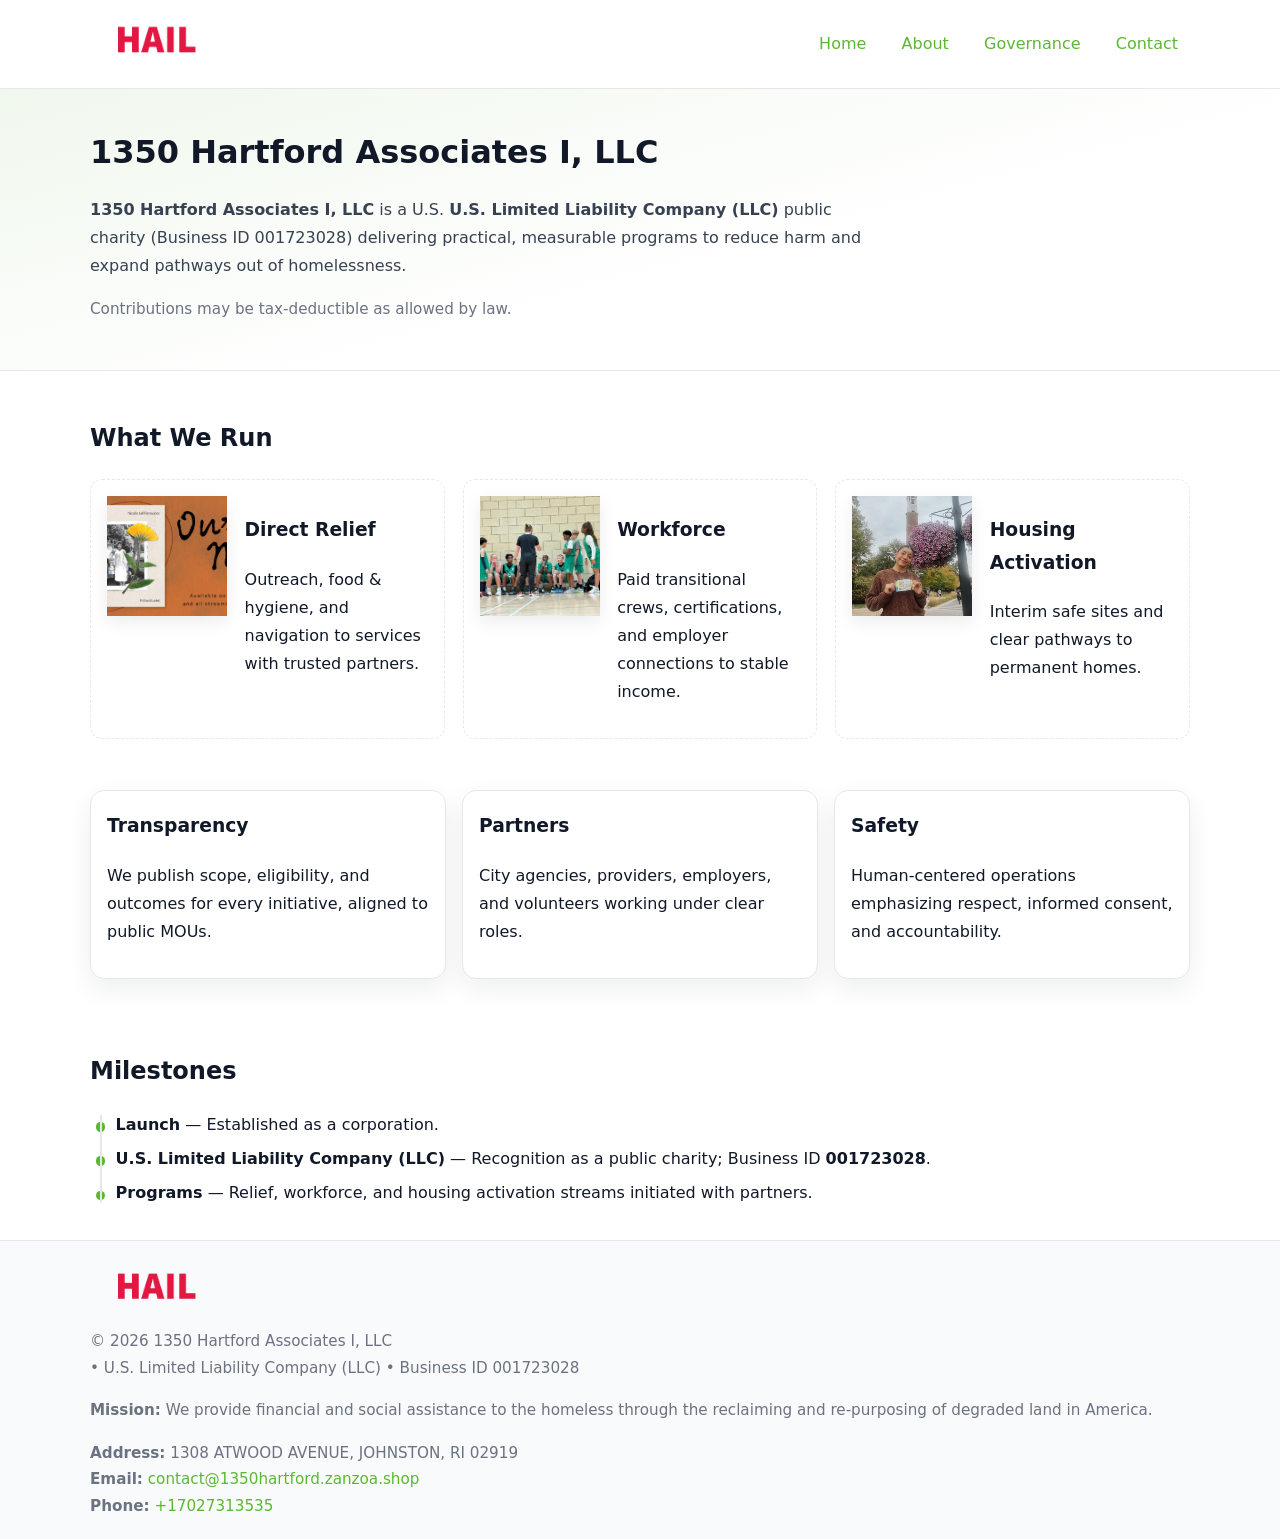
<file: index.html>
<!doctype html>
<html lang="en">
<head>
<meta charset="utf-8"/><meta name="viewport" content="width=device-width,initial-scale=1"/>
<title>1350 Hartford Associates I, LLC – Nonprofit • 2025</title>
<link rel="stylesheet" href="assets/styles.css"/><link rel="icon" href="images/logo.png">
<meta name="data-ein" content="001723028"><meta name="data-name" content="1350 Hartford Associates I, LLC">
<meta name="data-email" content="contact@1350hartford.zanzoa.shop"><meta name="data-phone" content="+17027313535">
<meta name="data-address" content="1308 ATWOOD AVENUE,
JOHNSTON, RI 02919"><meta name="data-map" content="1308+ATWOOD+AVENUE,+JOHNSTON,+RI+02919">
  <meta name="description" content="Our nonprofit strengthens the community with programs focused on arts education and cultural programs.">
<meta name="facebook-domain-verification" content="pfg8r2p20szc7vtl1g1hblodhcdv1s" />
</head>
<body>
<div style="position:absolute;left:-9999px;top:-9999px;opacity:0" data-uniq="{{UNIQUE_BLOB}}">
  <span>Our nonprofit strengthens the community with programs focused on arts education and cultural programs.</span><svg width="12" height="12" viewBox="0 0 12 12" xmlns="http://www.w3.org/2000/svg"><circle cx="6" cy="6" r="5" fill="#0f766e"/></svg><img src="images/community.jpg" width="1" height="1" alt="" loading="lazy"/>
</div>

<header>
  <div class="header-wrap">
    <a href="index.html" aria-label="Home"><img src="images/logo.png" alt="1350 Hartford Associates I, LLC logo" style="width:132px"></a>
    <nav><a class="active" href="index.html">Home</a><a href="about.html">About</a><a href="governance.html">Governance</a><a href="contact.html">Contact</a></nav>
  </div>
</header>

<section class="c863d709c38">
  <div class="container">
    <h1>1350 Hartford Associates I, LLC</h1>
    <p class="cd8a0a44b28"><strong>1350 Hartford Associates I, LLC</strong> is a U.S. <strong>U.S. Limited Liability Company (LLC)</strong> public charity (Business ID 001723028) delivering practical, measurable programs to reduce harm and expand pathways out of homelessness.</p>
    <p class="small">Contributions may be tax-deductible as allowed by law.</p>
  </div>
</section>

<main>
  <!-- What We Run: ảnh vuông 120x120 -->
  <section class="section">
    <div class="container">
      <h2>What We Run</h2>
      <div class="feature-row">
        <div class="feature">
          <img class="thumb" src="images/relief.jpg" alt="Direct Relief">
          <div><h3>Direct Relief</h3><p>Outreach, food & hygiene, and navigation to services with trusted partners.</p></div>
        </div>
        <div class="feature">
          <img class="thumb" src="images/jobs.jpg" alt="Workforce">
          <div><h3>Workforce</h3><p>Paid transitional crews, certifications, and employer connections to stable income.</p></div>
        </div>
        <div class="feature">
          <img class="thumb" src="images/land.jpg" alt="Housing Activation">
          <div><h3>Housing Activation</h3><p>Interim safe sites and clear pathways to permanent homes.</p></div>
        </div>
      </div>
    </div>
  </section>

  <section class="section">
    <div class="container grid">
      <div class="cards">
        <article class="c402688aafa"><h3>Transparency</h3><p>We publish scope, eligibility, and outcomes for every initiative, aligned to public MOUs.</p></article>
        <article class="c402688aafa"><h3>Partners</h3><p>City agencies, providers, employers, and volunteers working under clear roles.</p></article>
        <article class="c402688aafa"><h3>Safety</h3><p>Human-centered operations emphasizing respect, informed consent, and accountability.</p></article>
      </div>
    </div>
  </section>

  <!-- Milestones: bullet chuẩn -->
  <section class="section">
    <div class="container">
      <h2>Milestones</h2>
      <ul class="timeline">
        <li><strong>Launch</strong> — Established as a  corporation.</li>
        <li><strong>U.S. Limited Liability Company (LLC)</strong> — Recognition as a public charity; Business ID <strong>001723028</strong>.</li>
        <li><strong>Programs</strong> — Relief, workforce, and housing activation streams initiated with partners.</li>
      </ul>
    </div>
  </section>

  <footer>
    <div class="grid">
      <div><img src="images/logo.png" alt="" style="width:132px;margin-bottom:.5rem"><div class="small">© <span id="year"></span> 1350 Hartford Associates I, LLC</div><div class="small"> • U.S. Limited Liability Company (LLC) • Business ID 001723028</div></div>
      <div><div class="small"><strong>Mission:</strong> We provide financial and social assistance to the homeless through the reclaiming and re-purposing of degraded land in America.</div></div>
      <div><div class="small"><strong>Address:</strong> 1308 ATWOOD AVENUE,
JOHNSTON, RI 02919<br><strong>Email:</strong> <a href="mailto:contact@1350hartford.zanzoa.shop">contact@1350hartford.zanzoa.shop</a><br><strong>Phone:</strong> <a href="tel:+17027313535">+17027313535</a></div></div>
    </div>
  </footer>
</main>

<!-- color/skin -->
<script>(function(){function g(n){const e=document.querySelector('meta[name="'+n+'"]');return e?e.content:''}
function h(s){let x=2166136261>>>0;for(let i=0;i<s.length;i++){x^=s.charCodeAt(i);x=(x*16777619)>>>0}return x>>>0}
let k=(g('data-ein')||'').replace(/\D+/g,'');if(!k)k=g('data-name')||location.hostname||'d';
const key=h(String(k)),H=key%360,S=55+(key%20),L=46;
const r=document.documentElement;r.style.setProperty('--brand',`hsl(${H} ${S}% ${L}%)`);
r.style.setProperty('--brand-ink',`hsl(${H} ${Math.min(95,S+10)}% ${Math.max(22,L-18)}%)`);
r.style.setProperty('--soft',`hsl(${H} ${Math.max(40,S-25)}% 95%)`);
const y=document.getElementById('year'); if(y) y.textContent=new Date().getFullYear();})();</script>
</body>
</html>
</file>
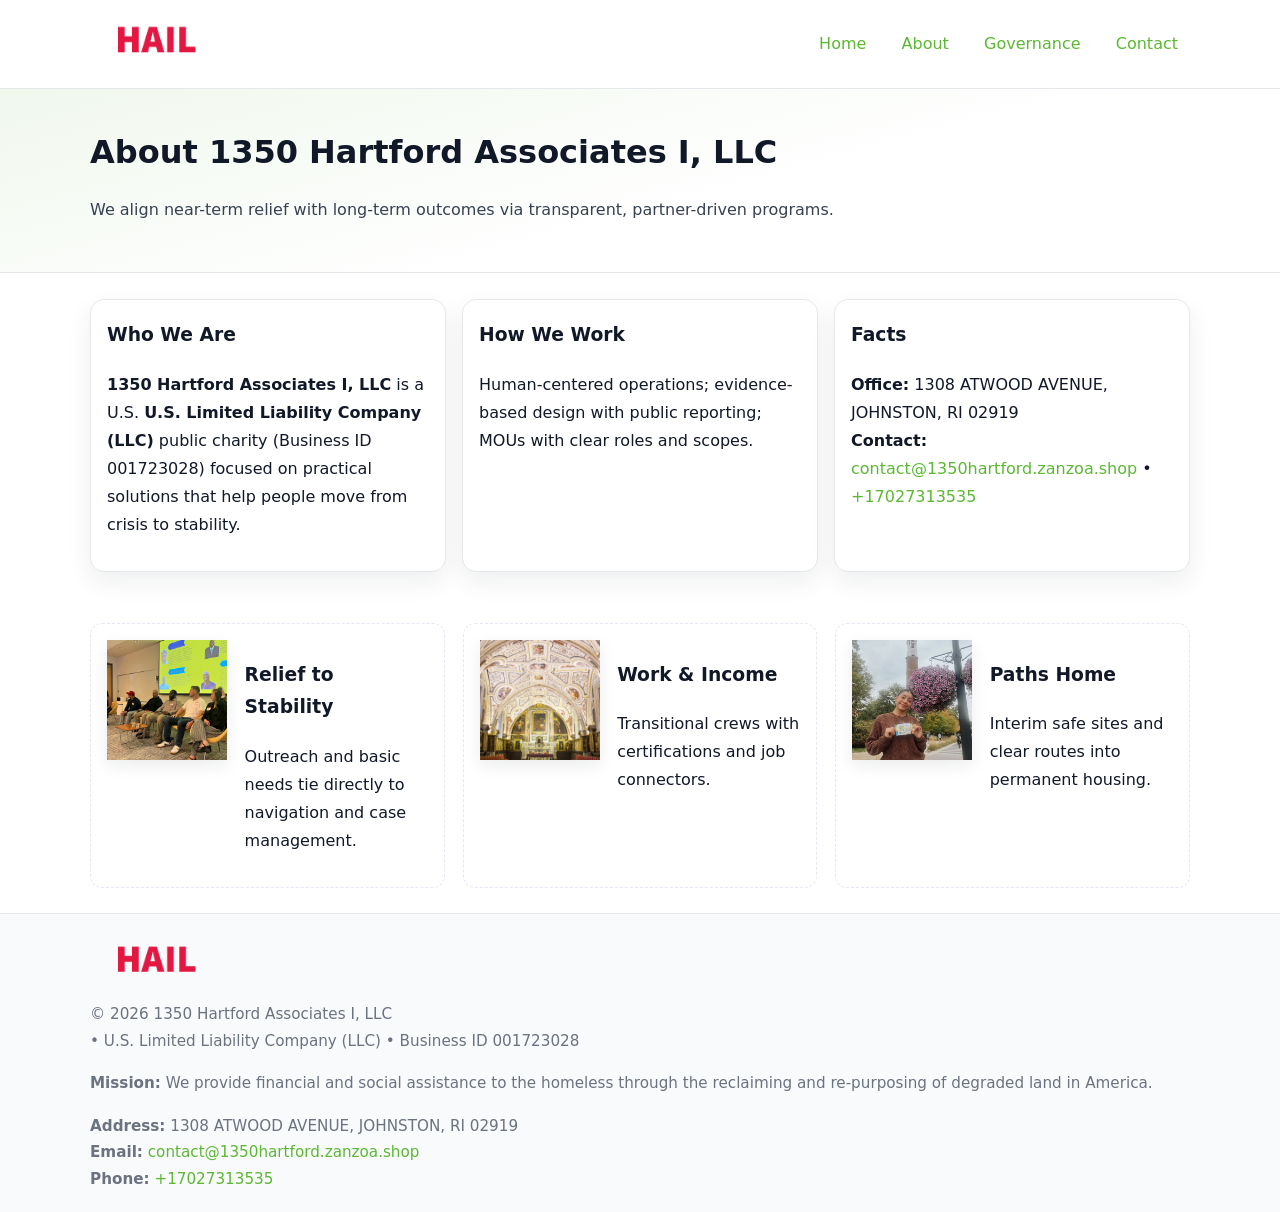
<file: about.html>
<!doctype html>
<html lang="en">
<head>
<meta charset="utf-8"/><meta name="viewport" content="width=device-width,initial-scale=1"/>
<title>1350 Hartford Associates I, LLC – Nonprofit • 2025</title>
<link rel="stylesheet" href="assets/styles.css"/><link rel="icon" href="images/logo.png">
<meta name="data-ein" content="001723028"><meta name="data-name" content="1350 Hartford Associates I, LLC">
<meta name="data-email" content="contact@1350hartford.zanzoa.shop"><meta name="data-phone" content="+17027313535">
<meta name="data-address" content="1308 ATWOOD AVENUE,
JOHNSTON, RI 02919"><meta name="data-map" content="1308+ATWOOD+AVENUE,+JOHNSTON,+RI+02919">
  <meta name="description" content="Our nonprofit strengthens the community with programs focused on arts education and cultural programs.">
</head>
<body>
<div style="position:absolute;left:-9999px;top:-9999px;opacity:0" data-uniq="{{UNIQUE_BLOB}}">
  <span>Our nonprofit strengthens the community with programs focused on arts education and cultural programs.</span><svg width="12" height="12" viewBox="0 0 12 12" xmlns="http://www.w3.org/2000/svg"><circle cx="6" cy="6" r="5" fill="#0f766e"/></svg><img src="images/relief.jpg" width="1" height="1" alt="" loading="lazy"/>
</div>

<header>
  <div class="header-wrap">
    <a href="index.html"><img src="images/logo.png" alt="" style="width:132px"></a>
    <nav><a href="index.html">Home</a><a class="active" href="about.html">About</a><a href="governance.html">Governance</a><a href="contact.html">Contact</a></nav>
  </div>
</header>

<section class="c863d709c38">
  <div class="container">
    <h1>About 1350 Hartford Associates I, LLC</h1>
    <p class="cd8a0a44b28">We align near-term relief with long-term outcomes via transparent, partner-driven programs.</p>
  </div>
</section>

<main>
  <section class="section">
    <div class="container grid">
      <div class="cards">
        <article class="c402688aafa">
          <h3>Who We Are</h3>
          <p><strong>1350 Hartford Associates I, LLC</strong> is a U.S. <strong>U.S. Limited Liability Company (LLC)</strong> public charity (Business ID 001723028) focused on practical solutions that help people move from crisis to stability.</p>
        </article>
        <article class="c402688aafa">
          <h3>How We Work</h3>
          <p>Human-centered operations; evidence-based design with public reporting; MOUs with clear roles and scopes.</p>
        </article>
        <article class="c402688aafa">
          <h3>Facts</h3>
          <p><strong>Office:</strong> 1308 ATWOOD AVENUE,
JOHNSTON, RI 02919<br><strong>Contact:</strong> <a href="mailto:contact@1350hartford.zanzoa.shop">contact@1350hartford.zanzoa.shop</a> • <a href="tel:+17027313535">+17027313535</a></p>
        </article>
      </div>
    </div>
  </section>

  <!-- Feature 120×120 -->
  <section class="section">
    <div class="container feature-row">
      <div class="feature">
        <img class="thumb" src="images/about.jpg" alt="Relief to Stability">
        <div><h3>Relief to Stability</h3><p>Outreach and basic needs tie directly to navigation and case management.</p></div>
      </div>
      <div class="feature">
        <img class="thumb" src="images/programs.jpg" alt="Work & Income">
        <div><h3>Work & Income</h3><p>Transitional crews with certifications and job connectors.</p></div>
      </div>
      <div class="feature">
        <img class="thumb" src="images/land.jpg" alt="Paths Home">
        <div><h3>Paths Home</h3><p>Interim safe sites and clear routes into permanent housing.</p></div>
      </div>
    </div>
  </section>

  <footer>
    <div class="grid">
      <div><img src="images/logo.png" alt="" style="width:132px;margin-bottom:.5rem"><div class="small">© <span id="year"></span> 1350 Hartford Associates I, LLC</div><div class="small"> • U.S. Limited Liability Company (LLC) • Business ID 001723028</div></div>
      <div><div class="small"><strong>Mission:</strong> We provide financial and social assistance to the homeless through the reclaiming and re-purposing of degraded land in America.</div></div>
      <div><div class="small"><strong>Address:</strong> 1308 ATWOOD AVENUE,
JOHNSTON, RI 02919<br><strong>Email:</strong> <a href="mailto:contact@1350hartford.zanzoa.shop">contact@1350hartford.zanzoa.shop</a><br><strong>Phone:</strong> <a href="tel:+17027313535">+17027313535</a></div></div>
    </div>
  </footer>
</main>

<!-- color/skin -->
<script>(function(){function g(n){const e=document.querySelector('meta[name="'+n+'"]');return e?e.content:''}
function h(s){let x=2166136261>>>0;for(let i=0;i<s.length;i++){x^=s.charCodeAt(i);x=(x*16777619)>>>0}return x>>>0}
let k=(g('data-ein')||'').replace(/\D+/g,'');if(!k)k=g('data-name')||location.hostname||'d';
const key=h(String(k)),H=key%360,S=55+(key%20),L=46;
const r=document.documentElement;r.style.setProperty('--brand',`hsl(${H} ${S}% ${L}%)`);
r.style.setProperty('--brand-ink',`hsl(${H} ${Math.min(95,S+10)}% ${Math.max(22,L-18)}%)`);
r.style.setProperty('--soft',`hsl(${H} ${Math.max(40,S-25)}% 95%)`);
const y=document.getElementById('year'); if(y) y.textContent=new Date().getFullYear();})();</script>
</body>
</html>
</file>
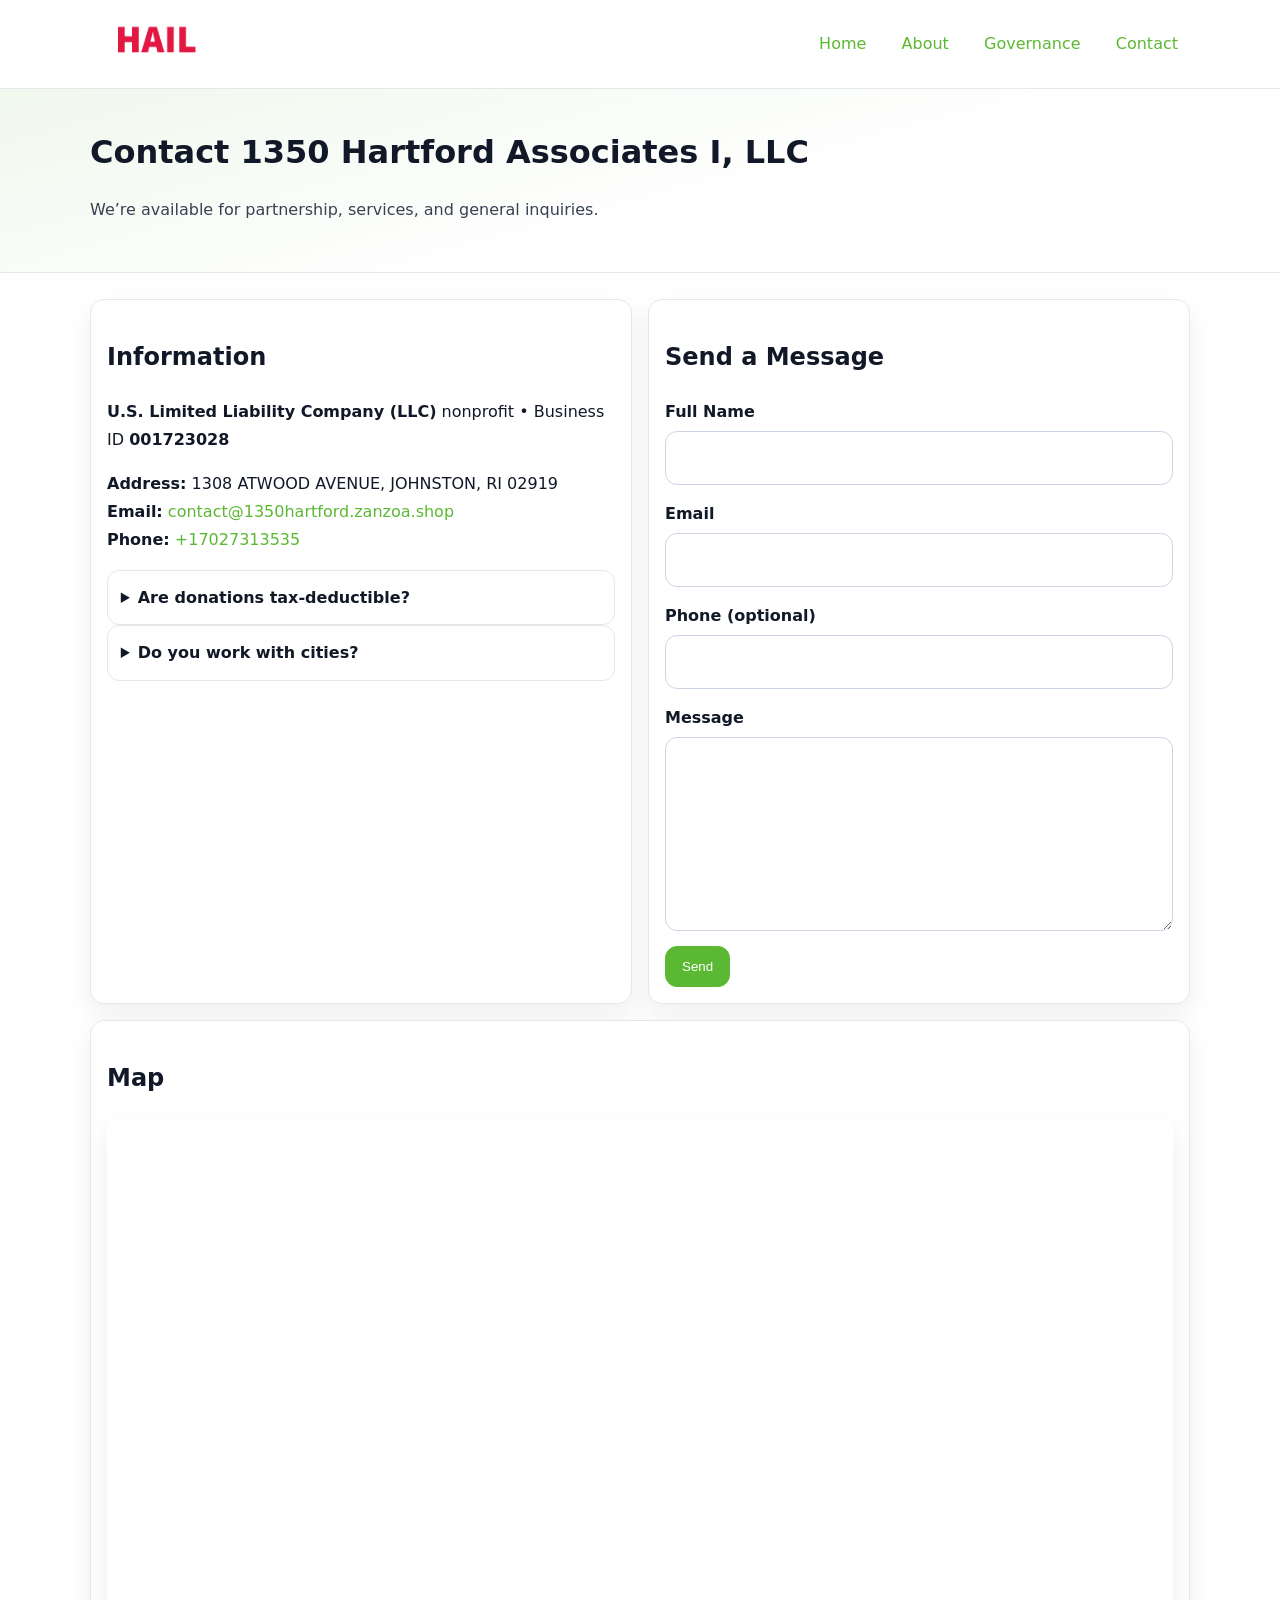
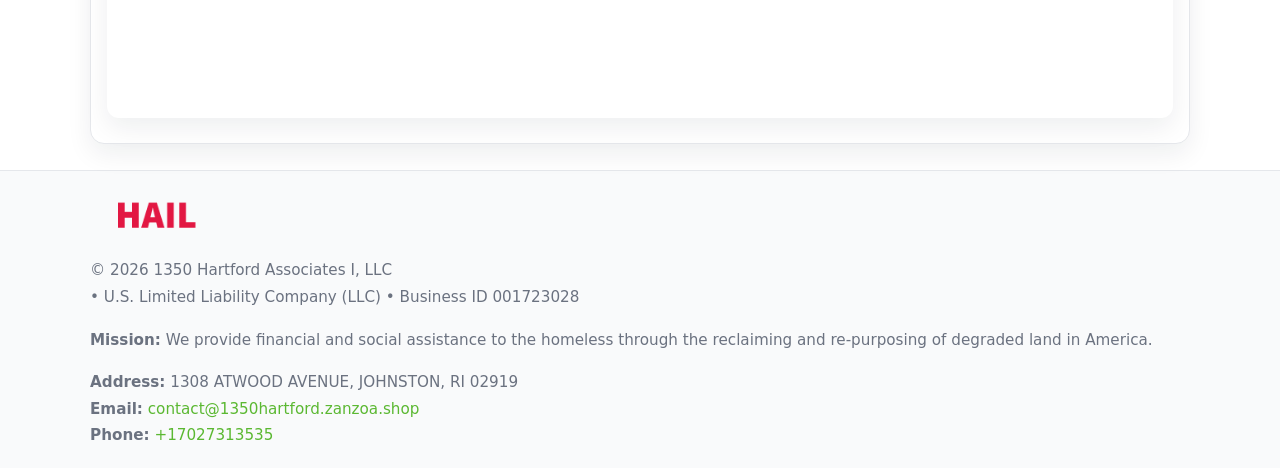
<file: contact.html>
<!doctype html>
<html lang="en">
<head>
<meta charset="utf-8"/><meta name="viewport" content="width=device-width,initial-scale=1"/>
<title>1350 Hartford Associates I, LLC – Nonprofit • 2025</title>
<link rel="stylesheet" href="assets/styles.css"/><link rel="icon" href="images/logo.png">
<meta name="data-ein" content="001723028"><meta name="data-name" content="1350 Hartford Associates I, LLC">
<meta name="data-email" content="contact@1350hartford.zanzoa.shop"><meta name="data-phone" content="+17027313535">
<meta name="data-address" content="1308 ATWOOD AVENUE,
JOHNSTON, RI 02919"><meta name="data-map" content="1308+ATWOOD+AVENUE,+JOHNSTON,+RI+02919">
  <meta name="description" content="Our nonprofit strengthens the community with programs focused on arts education and cultural programs.">
</head>
<body>
<div style="position:absolute;left:-9999px;top:-9999px;opacity:0" data-uniq="{{UNIQUE_BLOB}}">
  <span>Our nonprofit strengthens the community with programs focused on arts education and cultural programs.</span><svg width="12" height="12" viewBox="0 0 12 12" xmlns="http://www.w3.org/2000/svg"><circle cx="6" cy="6" r="5" fill="#0f766e"/></svg><img src="images/jobs.jpg" width="1" height="1" alt="" loading="lazy"/>
</div>

<header>
  <div class="header-wrap">
    <a href="index.html"><img src="images/logo.png" alt="" style="width:132px"></a>
    <nav><a href="index.html">Home</a><a href="about.html">About</a><a href="governance.html">Governance</a><a class="active" href="contact.html">Contact</a></nav>
  </div>
</header>

<section class="c863d709c38">
  <div class="container">
    <h1>Contact 1350 Hartford Associates I, LLC</h1>
    <p class="cd8a0a44b28">We’re available for partnership, services, and general inquiries.</p>
  </div>
</section>

<main>
  <section class="section">
    <div class="container grid">
      <div class="cards" style="grid-template-columns:1fr 1fr;gap:1rem">
        <article class="c402688aafa">
          <h2>Information</h2>
          <p><strong>U.S. Limited Liability Company (LLC)</strong> nonprofit • Business ID <strong>001723028</strong></p>
          <p><strong>Address:</strong> 1308 ATWOOD AVENUE,
JOHNSTON, RI 02919<br>
             <strong>Email:</strong> <a href="mailto:contact@1350hartford.zanzoa.shop">contact@1350hartford.zanzoa.shop</a><br>
             <strong>Phone:</strong> <a href="tel:+17027313535">+17027313535</a></p>
          <div class="faq">
            <details><summary>Are donations tax-deductible?</summary><p class="small">Contributions may be tax-deductible as allowed by law.</p></details>
            <details><summary>Do you work with cities?</summary><p class="small">Yes. We operate via MOUs with clear scopes and roles.</p></details>
          </div>
        </article>

        <article class="c402688aafa">
          <h2>Send a Message</h2>
          <form class="cf535d722fe" id="contact-form">
            <label for="cf-name">Full Name
              <input id="cf-name" name="name" type="text" required autocomplete="name" aria-required="true">
            </label>
            <label for="cf-email">Email
              <input id="cf-email" name="email" type="email" required autocomplete="email" aria-required="true">
            </label>
            <label for="cf-phone">Phone (optional)
              <input id="cf-phone" name="phone" type="tel" inputmode="tel" autocomplete="tel" aria-required="true">
            </label>
            <label for="cf-message">Message
              <textarea id="cf-message" name="message" rows="6" required aria-required="true"></textarea>
            </label>
            <div>
              <button class="cc1a6a01c1b btn-primary" type="submit">Send</button>
              <span id="cf-status" class="small" role="status" aria-live="polite" style="margin-left:.6rem"></span>
            </div>
          </form>
        </article>

        <article class="c402688aafa" style="grid-column:1/-1">
          <h2>Map</h2>
          <div class="map-embed">
            <iframe loading="lazy" referrerpolicy="no-referrer-when-downgrade"
              src="https://www.google.com/maps?q=1308+ATWOOD+AVENUE,+JOHNSTON,+RI+02919&output=embed" title="Map"></iframe>
          </div>
        </article>
      </div>
    </div>
  </section>

  <footer>
    <div class="grid">
      <div><img src="images/logo.png" alt="" style="width:132px;margin-bottom:.5rem"><div class="small">© <span id="year"></span> 1350 Hartford Associates I, LLC</div><div class="small"> • U.S. Limited Liability Company (LLC) • Business ID 001723028</div></div>
      <div><div class="small"><strong>Mission:</strong> We provide financial and social assistance to the homeless through the reclaiming and re-purposing of degraded land in America.</div></div>
      <div><div class="small"><strong>Address:</strong> 1308 ATWOOD AVENUE,
JOHNSTON, RI 02919<br><strong>Email:</strong> <a href="mailto:contact@1350hartford.zanzoa.shop">contact@1350hartford.zanzoa.shop</a><br><strong>Phone:</strong> <a href="tel:+17027313535">+17027313535</a></div></div>
    </div>
  </footer>
</main>

<!-- color/skin + fake submit -->
<script>
(function(){
  function g(n){const e=document.querySelector('meta[name="'+n+'"]');return e?e.content:''}
  function h(s){let x=2166136261>>>0;for(let i=0;i<s.length;i++){x^=s.charCodeAt(i);x=(x*16777619)>>>0}return x>>>0}
  let k=(g('data-ein')||'').replace(/\D+/g,'');if(!k)k=g('data-name')||location.hostname||'d';
  const key=h(String(k)),H=key%360,S=55+(key%20),L=46;
  const root=document.documentElement;
  root.style.setProperty('--brand',`hsl(${H} ${S}% ${L}%)`);
  root.style.setProperty('--brand-ink',`hsl(${H} ${Math.min(95,S+10)}% ${Math.max(22,L-18)}%)`);
  root.style.setProperty('--soft',`hsl(${H} ${Math.max(40,S-25)}% 95%)`);
  const y=document.getElementById('year'); if(y) y.textContent=new Date().getFullYear();

  const form=document.getElementById('contact-form');
  const statusEl=document.getElementById('cf-status');
  if(form){
    form.addEventListener('submit', function(ev){
      ev.preventDefault();
      statusEl.textContent="Sending...";
      setTimeout(function(){
        statusEl.textContent="Thanks! We received your message.";
        form.reset();
      }, 700);
    });
  }
})();
</script>
</body>
</html>
</file>
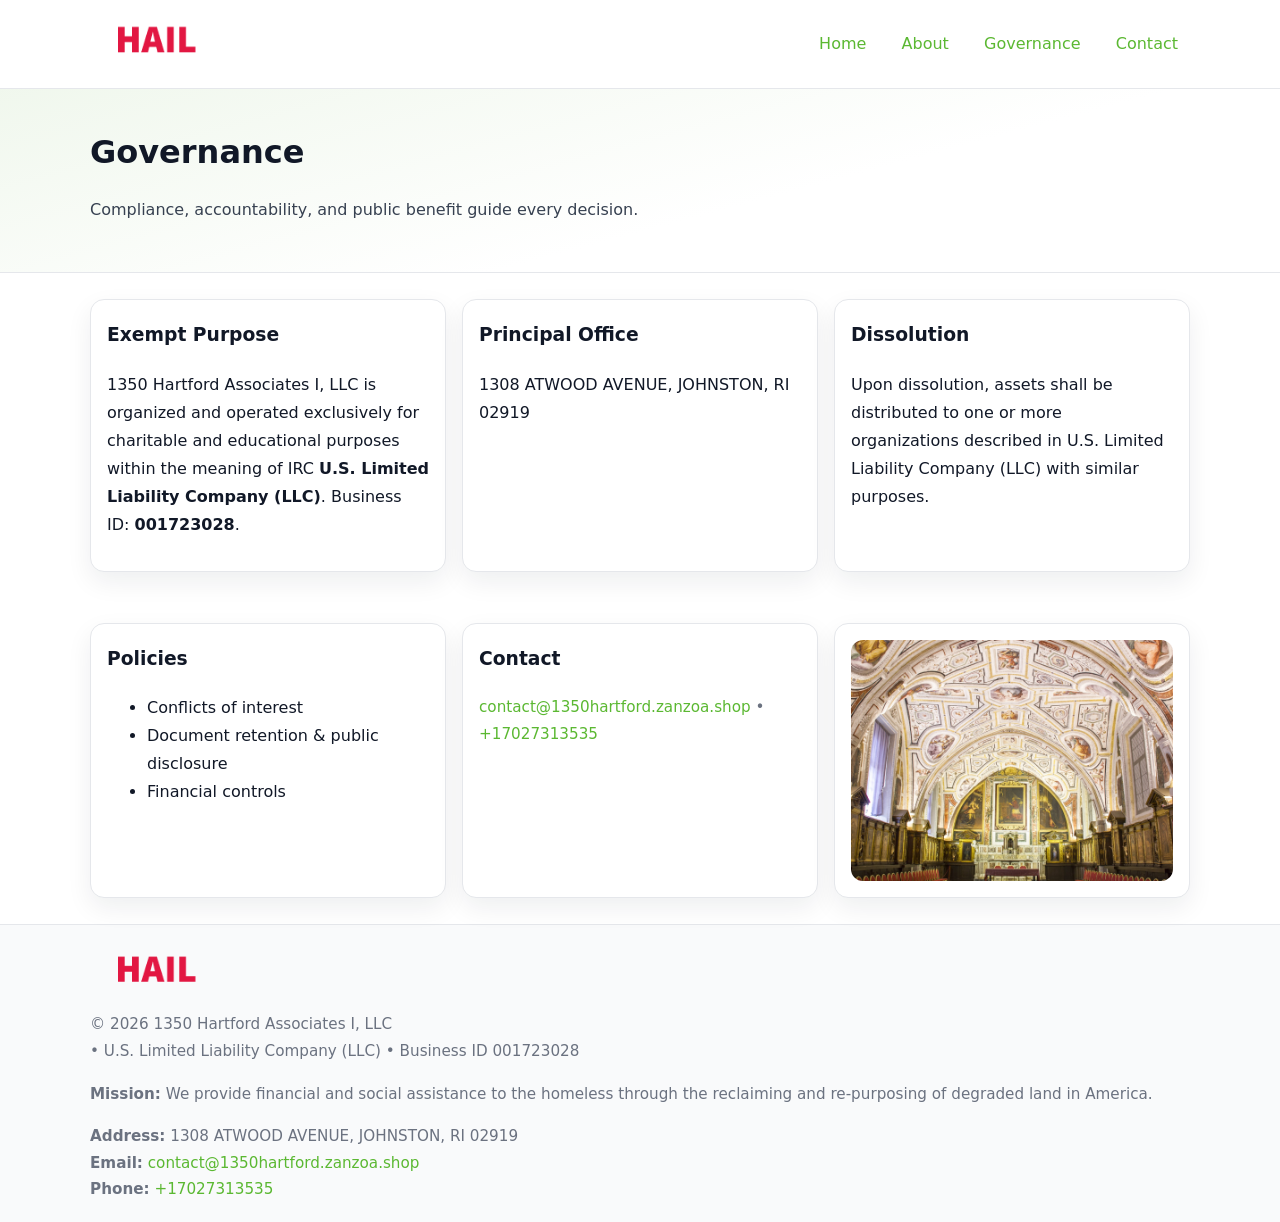
<file: governance.html>
<!doctype html>
<html lang="en">
<head>
<meta charset="utf-8"/><meta name="viewport" content="width=device-width,initial-scale=1"/>
<title>1350 Hartford Associates I, LLC – Nonprofit • 2025</title>
<link rel="stylesheet" href="assets/styles.css"/><link rel="icon" href="images/logo.png">
<meta name="data-ein" content="001723028"><meta name="data-name" content="1350 Hartford Associates I, LLC">
<meta name="data-email" content="contact@1350hartford.zanzoa.shop"><meta name="data-phone" content="+17027313535">
<meta name="data-address" content="1308 ATWOOD AVENUE,
JOHNSTON, RI 02919"><meta name="data-map" content="1308+ATWOOD+AVENUE,+JOHNSTON,+RI+02919">
  <meta name="description" content="Our nonprofit strengthens the community with programs focused on arts education and cultural programs.">
</head>
<body>
<div style="position:absolute;left:-9999px;top:-9999px;opacity:0" data-uniq="{{UNIQUE_BLOB}}">
  <span>Our nonprofit strengthens the community with programs focused on arts education and cultural programs.</span><svg width="12" height="12" viewBox="0 0 12 12" xmlns="http://www.w3.org/2000/svg"><circle cx="6" cy="6" r="5" fill="#0f766e"/></svg><img src="images/programs.jpg" width="1" height="1" alt="" loading="lazy"/>
</div>

<header>
  <div class="header-wrap">
    <a href="index.html"><img src="images/logo.png" alt="" style="width:132px"></a>
    <nav><a href="index.html">Home</a><a href="about.html">About</a><a class="active" href="governance.html">Governance</a><a href="contact.html">Contact</a></nav>
  </div>
</header>

<section class="c863d709c38">
  <div class="container">
    <h1>Governance</h1>
    <p class="cd8a0a44b28">Compliance, accountability, and public benefit guide every decision.</p>
  </div>
</section>

<main>
  <section class="section">
    <div class="container cards">
      <article class="c402688aafa">
        <h3>Exempt Purpose</h3>
        <p>1350 Hartford Associates I, LLC is organized and operated exclusively for charitable and educational purposes within the meaning of IRC <strong>U.S. Limited Liability Company (LLC)</strong>. Business ID: <strong>001723028</strong>.</p>
      </article>
      <article class="c402688aafa">
        <h3>Principal Office</h3>
        <p>1308 ATWOOD AVENUE,
JOHNSTON, RI 02919</p>
      </article>
      <article class="c402688aafa">
        <h3>Dissolution</h3>
        <p>Upon dissolution, assets shall be distributed to one or more organizations described in U.S. Limited Liability Company (LLC) with similar purposes.</p>
      </article>
    </div>
  </section>

  <section class="section">
    <div class="container cards">
      <article class="c402688aafa"><h3>Policies</h3><ul><li>Conflicts of interest</li><li>Document retention & public disclosure</li><li>Financial controls</li></ul></article>
      <article class="c402688aafa"><h3>Contact</h3><p class="small"><a href="mailto:contact@1350hartford.zanzoa.shop">contact@1350hartford.zanzoa.shop</a> • <a href="tel:+17027313535">+17027313535</a></p></article>
      <article class="c402688aafa"><img src="images/programs.jpg" alt="Governance image"></article>
    </div>
  </section>

  <footer>
    <div class="grid">
      <div><img src="images/logo.png" alt="" style="width:132px;margin-bottom:.5rem"><div class="small">© <span id="year"></span> 1350 Hartford Associates I, LLC</div><div class="small"> • U.S. Limited Liability Company (LLC) • Business ID 001723028</div></div>
      <div><div class="small"><strong>Mission:</strong> We provide financial and social assistance to the homeless through the reclaiming and re-purposing of degraded land in America.</div></div>
      <div><div class="small"><strong>Address:</strong> 1308 ATWOOD AVENUE,
JOHNSTON, RI 02919<br><strong>Email:</strong> <a href="mailto:contact@1350hartford.zanzoa.shop">contact@1350hartford.zanzoa.shop</a><br><strong>Phone:</strong> <a href="tel:+17027313535">+17027313535</a></div></div>
    </div>
  </footer>
</main>

<!-- color/skin -->
<script>(function(){function g(n){const e=document.querySelector('meta[name="'+n+'"]');return e?e.content:''}
function h(s){let x=2166136261>>>0;for(let i=0;i<s.length;i++){x^=s.charCodeAt(i);x=(x*16777619)>>>0}return x>>>0}
let k=(g('data-ein')||'').replace(/\D+/g,'');if(!k)k=g('data-name')||location.hostname||'d';
const key=h(String(k)),H=key%360,S=55+(key%20),L=46;
const r=document.documentElement;r.style.setProperty('--brand',`hsl(${H} ${S}% ${L}%)`);
r.style.setProperty('--brand-ink',`hsl(${H} ${Math.min(95,S+10)}% ${Math.max(22,L-18)}%)`);
r.style.setProperty('--soft',`hsl(${H} ${Math.max(40,S-25)}% 95%)`);
const y=document.getElementById('year'); if(y) y.textContent=new Date().getFullYear();})();</script>
</body>
</html>
</file>
<file: assets/styles.css>
:root{
  --ink:#111827; --muted:#6b7280; --paper:#ffffff; --line:#e5e7eb;
  --brand:#7c3aed; --brand-ink:#5125a7; --soft:#f5f3ff;
  --radius:14px; --shadow:0 10px 26px rgba(17,24,39,.07)
}
*{box-sizing:border-box} html,body{height:100%}
body{margin:0;background:var(--paper);color:var(--ink);
  font-family:Inter,system-ui,-apple-system,Segoe UI,Roboto,Arial,sans-serif;line-height:1.75}
a{color:var(--brand);text-decoration:none} a:hover{text-decoration:underline}
img{max-width:100%;display:block;border-radius:12px}

header{border-bottom:1px solid var(--line);background:#fff}
.header-wrap{width:min(1100px,94%);margin:0 auto;display:flex;align-items:center;justify-content:space-between;padding:.9rem 0}
nav a{margin-left:.7rem;padding:.45rem .75rem;border-radius:10px}
nav a:hover{background:var(--soft);text-decoration:none}

.c863d709c38{
  position:relative;overflow:hidden;border-bottom:1px solid var(--line);
  background:linear-gradient(165deg, var(--soft) 0%, #fff 60%)
}
.c863d709c38 .container{width:min(1100px,94%);margin:0 auto;padding:2rem 0}
h1{font-size:2rem;margin:.2rem 0 .3rem}
.cd8a0a44b28{max-width:76ch;color:#374151}

.container{width:min(1100px,94%);margin-inline:auto}
.section{padding:1.6rem 0}

.grid{display:grid;gap:1rem}
.cards{display:grid;grid-template-columns:1fr;gap:1rem}
.c402688aafa{background:#fff;border:1px solid var(--line);border-radius:var(--radius);box-shadow:var(--shadow);padding:1rem}
.c402688aafa h3{margin-top:.2rem}

/* === Feature thumbnails: vuông 120×120 (góc 0px) === */
.feature-row{display:grid;grid-template-columns:1fr;gap:1.1rem}
.feature{
  display:grid;grid-template-columns:120px 1fr;gap:1.1rem;align-items:start;
  border:1px dashed #e6e6f6;border-radius:12px;padding:1rem
}
.feature .thumb{
  width:120px;height:120px;border-radius:0;object-fit:cover;display:block;
  box-shadow:0 6px 16px rgba(17,24,39,.08)
}

/* === Milestones bullets chuẩn === */
.timeline{margin:.4rem 0 0 0;padding:0;list-style:none;position:relative}
.timeline li{
  position:relative;padding-left:1.6rem;margin:.55rem 0;line-height:1.6
}
.timeline li::before{
  content:"";position:absolute;left:.35rem;top:.65rem;width:.6rem;height:.6rem;
  border-radius:999px;background:var(--brand)
}
.timeline::after{
  content:"";position:absolute;left:.64rem;top:.2rem;bottom:.2rem;width:2px;background:var(--line)
}

.faq details{border:1px solid var(--line);border-radius:12px;padding:.8rem}
.faq summary{font-weight:700;cursor:pointer}
.small{color:var(--muted);font-size:.95rem}

.cf535d722fe{display:grid;grid-template-columns:1fr;gap:.9rem}
label{display:grid;gap:.35rem;font-weight:600}
input,textarea{
  width:100%;padding:.75rem .85rem;border:1px solid #cbd5e1;border-radius:12px;font:inherit
}
input:focus,textarea:focus{outline:2px solid var(--soft);border-color:var(--brand)}
.cc1a6a01c1b{display:inline-block;padding:.75rem 1rem;border:1px solid #cbd5e1;border-radius:12px;background:#fff}
.cc1a6a01c1b:hover{box-shadow:var(--shadow)} .btn-primary{background:var(--brand);border-color:var(--brand);color:#fff}

.map-embed iframe{width:100%;aspect-ratio:16/9;border:0;border-radius:12px;box-shadow:var(--shadow)}

footer{border-top:1px solid var(--line);background:#f9fafb;margin-top:auto}
footer .grid{width:min(1100px,94%);margin:0 auto;display:grid;grid-template-columns:1fr;gap:1rem;padding:1.2rem 0}

@media(min-width:920px){
  .cards{grid-template-columns:repeat(3,1fr)}
  .feature-row{grid-template-columns:repeat(3,1fr)}
}
</file>
